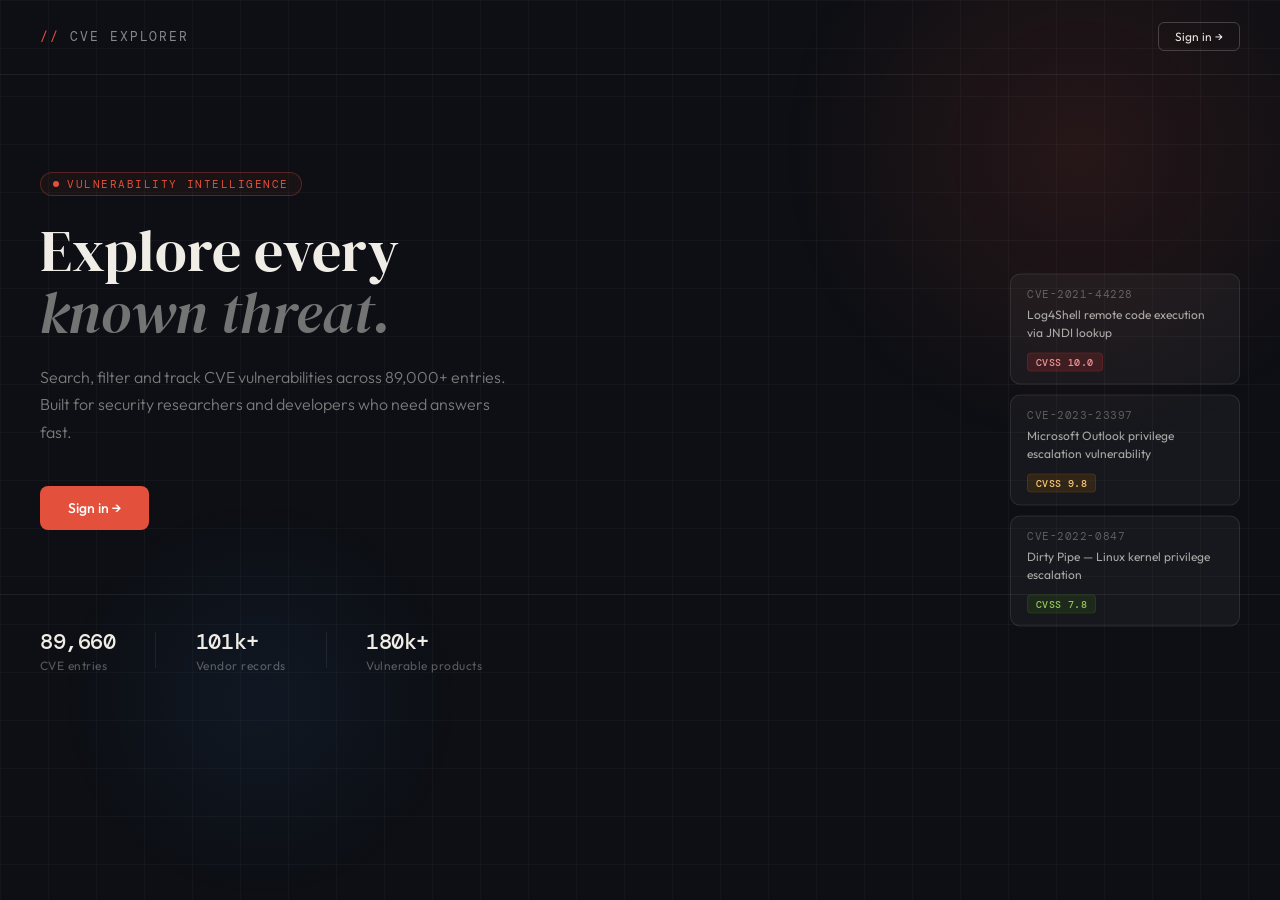
<file: templates/landing.html>
<!DOCTYPE html>
<html lang="en">
<head>
    <meta charset="UTF-8">
    <title>CVE Explorer</title>
    <link rel="preconnect" href="https://fonts.googleapis.com">
    <link href="https://fonts.googleapis.com/css2?family=DM+Serif+Display:ital@0;1&family=DM+Mono:wght@400;500&family=Outfit:wght@300;400;500&display=swap" rel="stylesheet">
    <style>
        * { box-sizing: border-box; margin: 0; padding: 0; }

        body {
            background: #0d0f14;
            min-height: 100vh;
            font-family: 'Outfit', sans-serif;
            color: #e8e6e0;
            position: relative;
            overflow-x: hidden;
        }

        .grid-bg {
            position: fixed;
            inset: 0;
            background-image:
                linear-gradient(rgba(255,255,255,0.03) 1px, transparent 1px),
                linear-gradient(90deg, rgba(255,255,255,0.03) 1px, transparent 1px);
            background-size: 48px 48px;
            pointer-events: none;
            z-index: 0;
        }

        .glow-red {
            position: fixed;
            width: 600px;
            height: 600px;
            border-radius: 50%;
            background: radial-gradient(circle, rgba(227,80,60,0.12) 0%, transparent 70%);
            top: -150px;
            right: -100px;
            pointer-events: none;
            z-index: 0;
        }

        .glow-blue {
            position: fixed;
            width: 400px;
            height: 400px;
            border-radius: 50%;
            background: radial-gradient(circle, rgba(56,130,220,0.08) 0%, transparent 70%);
            bottom: 0;
            left: 60px;
            pointer-events: none;
            z-index: 0;
        }

        nav {
            display: flex;
            align-items: center;
            justify-content: space-between;
            padding: 1.4rem 2.5rem;
            border-bottom: 0.5px solid rgba(255,255,255,0.07);
            position: relative;
            z-index: 10;
        }

        .logo {
            font-family: 'DM Mono', monospace;
            font-size: 13px;
            letter-spacing: 0.15em;
            color: rgba(255,255,255,0.5);
            text-transform: uppercase;
        }

        .logo span { color: #e3503c; }

        .nav-btn {
            font-size: 12px;
            color: #e8e6e0;
            border: 0.5px solid rgba(255,255,255,0.2);
            padding: 6px 16px;
            border-radius: 6px;
            transition: border-color 0.2s, background 0.2s;
            text-decoration: none;
        }

        .nav-btn:hover {
            background: rgba(255,255,255,0.06);
            border-color: rgba(255,255,255,0.4);
            color: #e8e6e0;
        }

        .hero {
            padding: 6rem 2.5rem 4rem;
            position: relative;
            z-index: 2;
            max-width: 600px;
        }

        .eyebrow {
            display: inline-flex;
            align-items: center;
            gap: 8px;
            font-family: 'DM Mono', monospace;
            font-size: 11px;
            letter-spacing: 0.14em;
            color: #e3503c;
            text-transform: uppercase;
            margin-bottom: 1.5rem;
            border: 0.5px solid rgba(227,80,60,0.3);
            padding: 4px 12px;
            border-radius: 20px;
            background: rgba(227,80,60,0.06);
        }

        .eyebrow::before {
            content: '';
            width: 6px;
            height: 6px;
            border-radius: 50%;
            background: #e3503c;
            display: inline-block;
        }

        h1 {
            font-family: 'DM Serif Display', serif;
            font-size: 58px;
            line-height: 1.08;
            font-weight: 400;
            color: #f0ede6;
            margin-bottom: 1.2rem;
        }

        h1 em {
            font-style: italic;
            color: rgba(240,237,230,0.45);
        }

        .subtitle {
            font-size: 16px;
            color: rgba(232,230,224,0.5);
            line-height: 1.7;
            font-weight: 300;
            max-width: 480px;
            margin-bottom: 2.5rem;
        }

        .actions {
            display: flex;
            gap: 12px;
            align-items: center;
        }

        .btn-primary {
            background: #e3503c;
            color: #fff;
            border: none;
            padding: 13px 28px;
            border-radius: 8px;
            font-size: 14px;
            font-family: 'Outfit', sans-serif;
            font-weight: 500;
            cursor: pointer;
            text-decoration: none;
            display: inline-block;
            transition: background 0.2s, transform 0.1s;
        }

        .btn-primary:hover { background: #c9432f; transform: translateY(-1px); color: #fff; }

        .stats {
            display: flex;
            gap: 2.5rem;
            align-items: center;
            border-top: 0.5px solid rgba(255,255,255,0.07);
            padding: 2rem 2.5rem;
            position: relative;
            z-index: 2;
        }

        .stat-num {
            font-family: 'DM Mono', monospace;
            font-size: 22px;
            color: #f0ede6;
            font-weight: 500;
            letter-spacing: -0.02em;
        }

        .stat-label {
            font-size: 12px;
            color: rgba(232,230,224,0.35);
            margin-top: 2px;
            letter-spacing: 0.04em;
        }

        .stat-divider {
            width: 0.5px;
            height: 36px;
            background: rgba(255,255,255,0.07);
        }

        .floating-cards {
            position: fixed;
            right: 2.5rem;
            top: 50%;
            transform: translateY(-50%);
            display: flex;
            flex-direction: column;
            gap: 10px;
            z-index: 2;
        }

        .cve-card {
            background: rgba(255,255,255,0.04);
            border: 0.5px solid rgba(255,255,255,0.09);
            border-radius: 10px;
            padding: 12px 16px;
            width: 230px;
        }

        .cve-card-id {
            font-family: 'DM Mono', monospace;
            font-size: 11px;
            color: rgba(255,255,255,0.3);
            margin-bottom: 5px;
            letter-spacing: 0.05em;
        }

        .cve-card-title {
            font-size: 12px;
            color: rgba(232,230,224,0.7);
            line-height: 1.5;
            margin-bottom: 8px;
        }

        .badge {
            display: inline-block;
            font-size: 10px;
            font-family: 'DM Mono', monospace;
            padding: 2px 8px;
            border-radius: 4px;
            font-weight: 500;
            letter-spacing: 0.04em;
        }

        .badge-critical { background: rgba(163,45,45,0.25); color: #f09595; border: 0.5px solid rgba(163,45,45,0.3); }
        .badge-high     { background: rgba(133,79,11,0.25);  color: #fac775; border: 0.5px solid rgba(133,79,11,0.3); }
        .badge-medium   { background: rgba(59,109,17,0.2);   color: #97c459; border: 0.5px solid rgba(59,109,17,0.3); }
    </style>
</head>
<body>

    <div class="grid-bg"></div>
    <div class="glow-red"></div>
    <div class="glow-blue"></div>

    <nav>
        <div class="logo"><span>//</span> CVE Explorer</div>
        <a href="/login" class="nav-btn">Sign in →</a>
    </nav>

    <div class="hero">
        <div class="eyebrow">Vulnerability Intelligence</div>
        <h1>Explore every<br><em>known threat.</em></h1>
        <p class="subtitle">Search, filter and track CVE vulnerabilities across 89,000+ entries. Built for security researchers and developers who need answers fast.</p>
        <div class="actions">
            <a href="/login" class="btn-primary">Sign in →</a>
        </div>
    </div>

    <div class="stats">
        <div>
            <div class="stat-num">89,660</div>
            <div class="stat-label">CVE entries</div>
        </div>
        <div class="stat-divider"></div>
        <div>
            <div class="stat-num">101k+</div>
            <div class="stat-label">Vendor records</div>
        </div>
        <div class="stat-divider"></div>
        <div>
            <div class="stat-num">180k+</div>
            <div class="stat-label">Vulnerable products</div>
        </div>
    </div>

    <div class="floating-cards">
        <div class="cve-card">
            <div class="cve-card-id">CVE-2021-44228</div>
            <div class="cve-card-title">Log4Shell remote code execution via JNDI lookup</div>
            <span class="badge badge-critical">CVSS 10.0</span>
        </div>
        <div class="cve-card">
            <div class="cve-card-id">CVE-2023-23397</div>
            <div class="cve-card-title">Microsoft Outlook privilege escalation vulnerability</div>
            <span class="badge badge-high">CVSS 9.8</span>
        </div>
        <div class="cve-card">
            <div class="cve-card-id">CVE-2022-0847</div>
            <div class="cve-card-title">Dirty Pipe — Linux kernel privilege escalation</div>
            <span class="badge badge-medium">CVSS 7.8</span>
        </div>
    </div>

</body>
</html>
</file>
